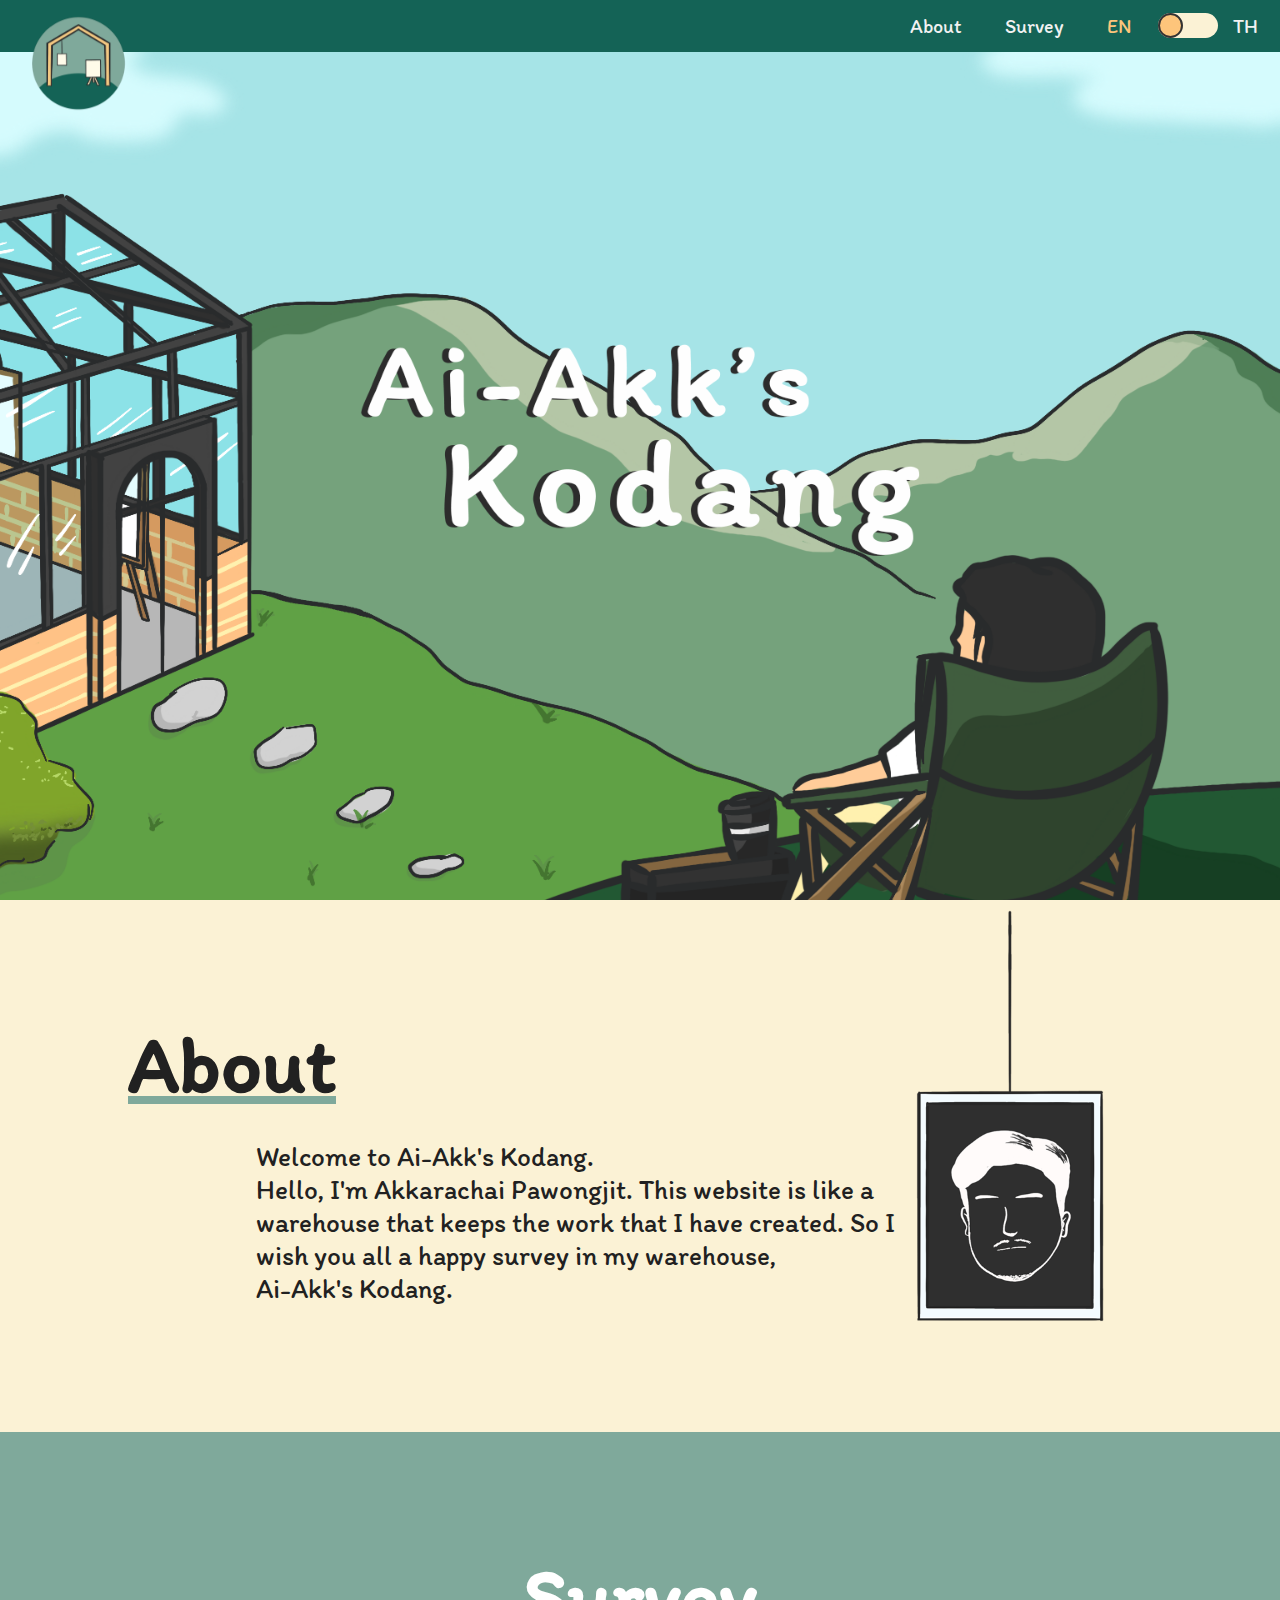
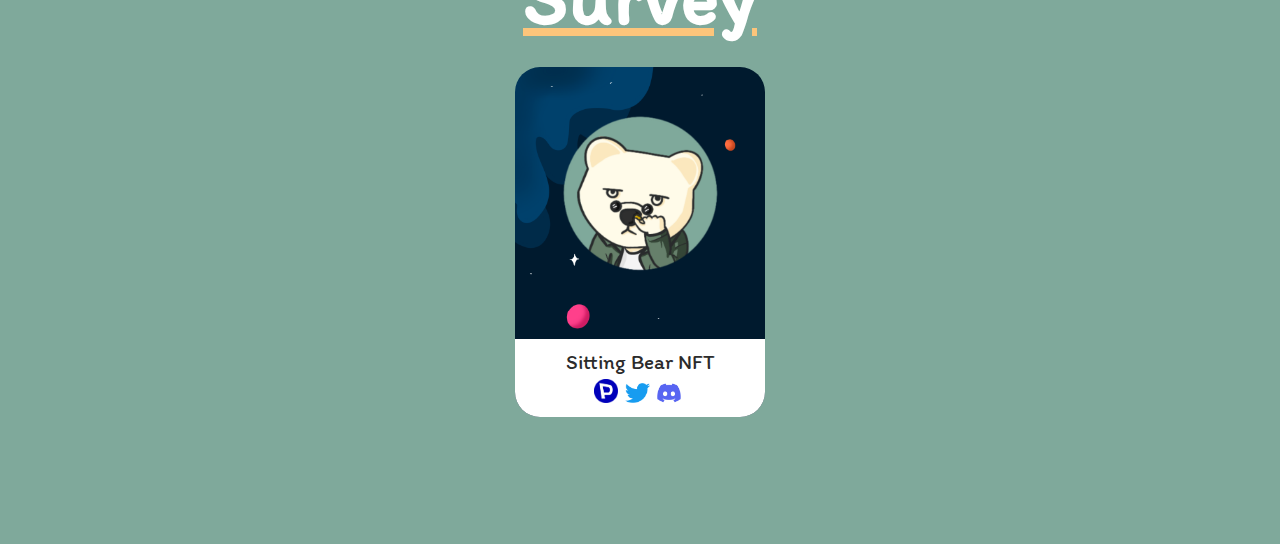
<file: NFTAKK/public/index.html>
<!DOCTYPE html>
<html>
<title>Ai-Akk's Kodang</title>
<meta name="viewport" content="width=device-width, initial-scale=1.0">
<link rel="stylesheet" href="nft.css">
<link rel="shortcut icon" href="logoAKK.png" />
<link href="https://fonts.googleapis.com/css2?family=Itim&family=Kanit&display=swap" rel="stylesheet">
<link rel="stylesheet" href="https://cdnjs.cloudflare.com/ajax/libs/font-awesome/4.7.0/css/font-awesome.min.css">

<body>
  <div id="toptopnav">
    <a href="index.html" class="active"><img src="logoAKK.png" id="logo"></a>
    <!-------------------------nav----------------------------->
    <div class="topnav" id="myTopnav">
      <a href="#home" class="active"></a>
      <span class="none list" id="curt">TH</span>
      <input type="checkbox" class="none change" id="check" onclick="checkchange()">
      <span class="none list" id="cur">EN</span>
      <a href="#sur" class="list">Survey</a>
      <a href="#about" class="list">About</a>
      <a href="#about" class="listres">About</a>
      <a href="#sur" class="listres">Survey</a>
      <a class="listreslang"><span class="res" id="cur cur2">EN</span>
        <input type="checkbox" class=" change" id="check2" onclick="checkchange2()">
        <span class="res" id="curt curt2">TH</span></a>
      <a href="javascript:void(0);" class="icon " onclick="myFunction()">
        <i class="fa fa-bars"></i>
      </a>
    </div>
  </div>

  <!-------------------------parallax----------------------------->
  <section class="para">
    <div class="reg">
    <img src="cloud.png" id="cloud">
    <img src="mountain.png" id="mountain">
    <img src="aiakk.png" id="Akk">
    <img src="left.png" id="left">
    <img src="right.png" id="right"></div>
    <div id="reg600">
      <img src="cloud600.png" id="cloud600">
      <img src="mountain600.png" id="mountain600">
      <img src="aiakk600.png" id="Akk600">
      <img src="left600.png" id="left600">
      <img src="right600.png" id="right600">
    </div>
  </section>
  <div class="what" id="about">
    <h2 id="topic">About<img src="me.png" id="me"></h2>
    <p id="conEn">Welcome to Ai-Akk's Kodang. <br>Hello, I'm Akkarachai Pawongjit. This website
      is like a warehouse that keeps the work that I have created. So I wish you all a
      happy survey in my warehouse, <br>Ai-Akk's Kodang.</p>
    <p id="conTh">ยินดีต้อนรับสู่ไอ้อัคโกดังครับ <br>สวัสดีครับ ผมชื่อ อัครชัย พะวงจิตร ครับ
      สำหรับเว็บไซต์นี้เปรียบเสมือน
      โกดังของผมที่เก็บรวบรวมผลงานต่าง ๆ ที่ผมได้สร้างสรรค์มาไว้ในโกดังแห่งนี้ครับ
      แล้วผมก็ขอให้ทุกคนมีความสุขกับการเดินสำรวจโกดัง
      ของผมนะครับ <br>ไอ้อัคโกดัง</p>
  </div>

  <div class="sur" id="sur">
    <h2 id="topic">Survey</h2>
    <div class="product">

      <br>
      <!-------------------p1----------------------->
      <div class="pbox">
        <div class="pimg">
          <a href="BEAR.html">
            <img src="test.png">
            <div class="overlay-up">
              <span class="text-up" id="de">more details</span>
            </div>
          </a>
        </div>
        <div class="pde">
          <a href="BEAR.html">
            <div class="pname">Sitting Bear NFT</div></a>
          <div class="link">
            <a href="https://paras.id/collection/sitting-bear-by-aiakk6787near"><img src="paras.png" id="link"></a>
            <a href="https://twitter.com/AiAkkKodang"><img src="Twitter.png" id="link"></a>
            <a href="https://discord.gg/CKpt6mkBf5"><img src="discord.png" id="link"></a>
          </div>

        </div>
      </div>
    </div>
  </div>

  <i class="fa fa-chevron-circle-up" id="myBtn" onclick="topFunction()" title="Go to top"></i>


  <!--------------------------------to top-------------------------->
  <script>
    function myFunction() {
      x = document.getElementById("myTopnav");
      if (x.className === "topnav") {
        x.className += " responsive";
        x.style.position = "fixed"
      } else {
        x.className = "topnav";
      }
    }
  </script>

  <!---------------------------------change--------------------------->
  <script>
    function checkchange() {
      var tog = document.getElementById('check');
      var th = document.getElementById('conTh');
      var en = document.getElementById('conEn');
      var cur = document.getElementById('cur');
      var curt = document.getElementById('curt');
      if (tog.checked == true) {
        th.style.display = "block";
        en.style.display = "none";
        curt.style.color = "#FDC57B";
        cur.style.color = "white";
      } else {
        th.style.display = "none";
        en.style.display = "block";
        cur.style.color = "#FDC57B";
        curt.style.color = "white";
      }
    }
  </script>

  <!---------------------------------change--------------------------->
  <script>
    function checkchange2() {
      var tog = document.getElementById('check2');
      var th = document.getElementById('conTh');
      var en = document.getElementById('conEn');
      if (tog.checked == true) {
        th.style.display = "block";
        en.style.display = "none";
      } else {
        th.style.display = "none";
        en.style.display = "block";
      }
    }
  </script>

  <!--------------------------------parallax-------------------------->
  <!-- <script>
    let cloud = document.getElementById('cloud');
    let text = document.getElementById('Akk');
    let lefttt = document.getElementById('left');
    let righttt = document.getElementById('right');

    window.addEventListener('scroll', function () {
      let value = window.scrollY;
      cloud.style.marginRight = value * 2 + 'px';
      lefttt.style.marginLeft = value * 0.5 + 'px';
      righttt.style.marginRight = value * 0.3 + 'px';
    })
  </script> -->

  <!--------------------------------parallax-------------------------->
  <!-- <script>
    let cloud600 = document.getElementById('cloud600');
    let text600 = document.getElementById('Akk600');
    let lefttt600 = document.getElementById('left600');
    let righttt600 = document.getElementById('right600');

    window.addEventListener('scroll', function () {
      let value = window.scrollY;
      cloud600.style.marginRight = value * 2 + 'px';
      lefttt600.style.marginRight = value * 0.5 + 'px';
      righttt600.style.marginlt = value * 0.3 + 'px';
    })
  </script> -->

  <!--------------------------------totop-------------------------->
  <script>
    //Get the button
    var mybutton = document.getElementById("myBtn");

    // When the user scrolls down 20px from the top of the document, show the button
    window.onscroll = function () { scrollFunction() };

    function scrollFunction() {
      if (document.body.scrollTop > 20 || document.documentElement.scrollTop > 20) {
        mybutton.style.display = "block";
      } else {
        mybutton.style.display = "none";
      }
    }

    // When the user clicks on the button, scroll to the top of the document
    function topFunction() {
      document.body.scrollTop = 0;
      document.documentElement.scrollTop = 0;
    }
  </script>
</body>

</html>
</file>
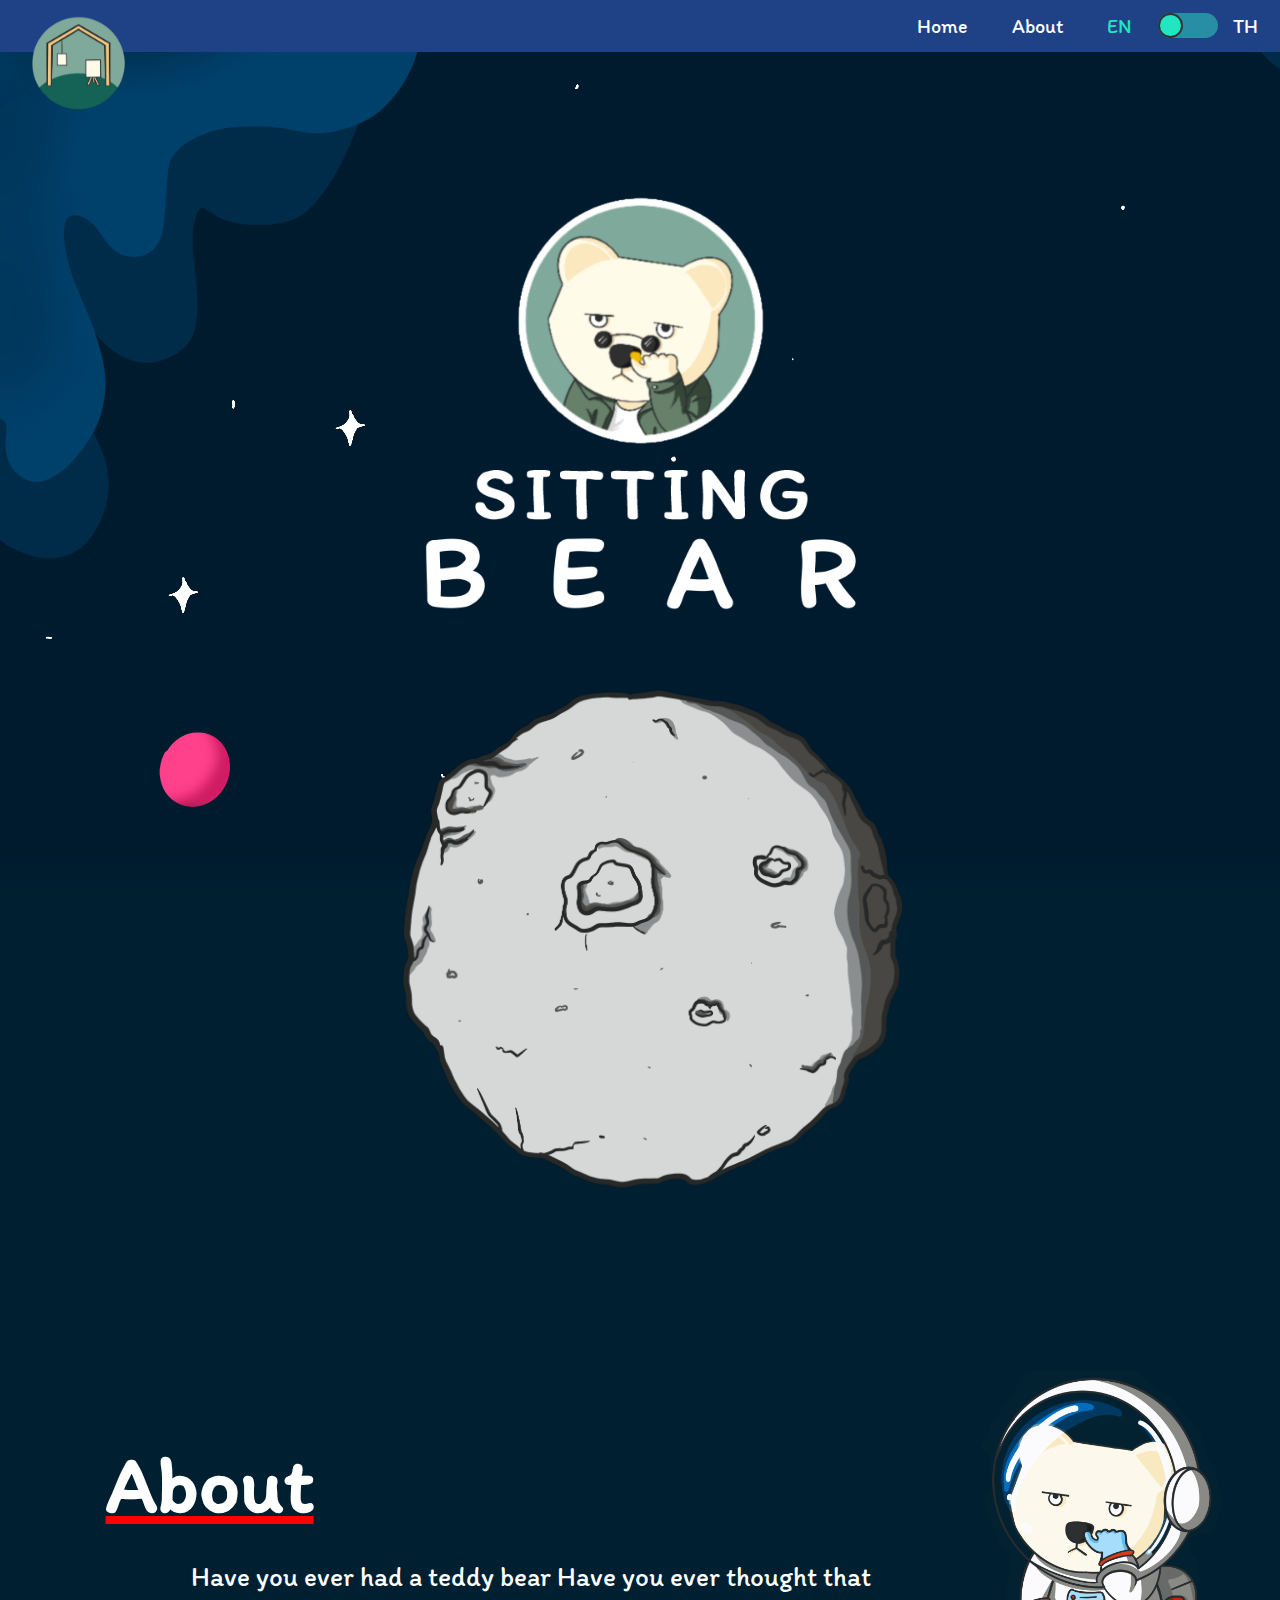
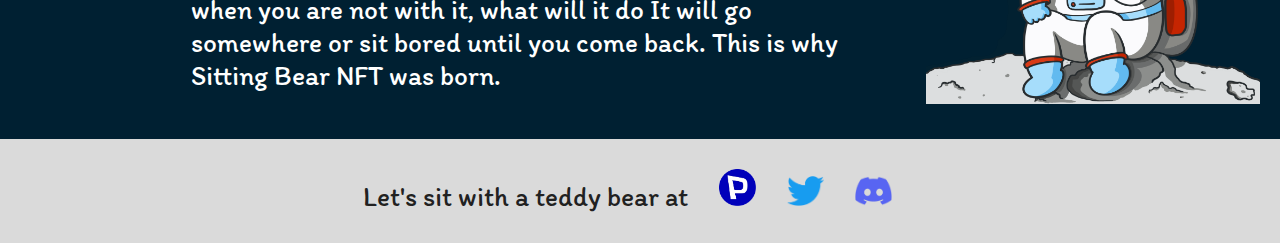
<file: NFTAKK/public/BEAR.html>
<!DOCTYPE html>
<html>
<title>Sitting Bear</title>
<meta name="viewport" content="width=device-width, initial-scale=1">
<link rel="stylesheet" href="BEAR.css">
<link rel="shortcut icon" href="test.png" />
<link href="https://fonts.googleapis.com/css2?family=Itim&family=Kanit&display=swap" rel="stylesheet">
<link rel="stylesheet" href="https://cdnjs.cloudflare.com/ajax/libs/font-awesome/4.7.0/css/font-awesome.min.css">

<body>
  <div id="toptopnav">
    <a href="index.html" class="active"><img src="logoAKK.png" id="logo"></a>
    <!-------------------------nav----------------------------->
    <div class="topnav" id="myTopnav">
      <a href="#home" class="active"></a>
      <span class="none list" id="curt">TH</span>
      <input type="checkbox" class="none change" id="check" onclick="checkchange()">
      <span class="none list" id="cur">EN</span>
      <a href="#about" class="list">About</a>
      <a href="index.html" class="list">Home</a>
      <a href="index.html" class="listres">Home</a>
      <a href="#about" class="listres">About</a>
      <a class="listreslang"><span class="res" id="cur cur2">EN</span>
        <input type="checkbox" class=" change" id="check2" onclick="checkchange2()">
        <span class="res" id="curt curt2">TH</span></a>
      <a href="javascript:void(0);" class="icon " onclick="myFunction()">
        <i class="fa fa-bars"></i>
      </a>
    </div>
  </div>

  <!-------------------------parallax----------------------------->
  <section class="para">
    <div class="reg">
      <img src="BB.png" id="BB">
    </div>
    <div id="reg600">
      <img src="BB600.png" id="BB600">
    </div>
  </section>
  <img src="aug.png" id="aug" class="rotate">
  <img src="aug600.png" id="aug600" class="rotate">

  <div class="row">
    <div class="main about" id="about">
      <h2 id="topic">About</h2>
      <p id="conEn">Have you ever had a teddy bear Have you ever thought that
        when you are not with it, what will it do It will go somewhere or sit
        bored until you come back. This is why Sitting Bear NFT was born.</p>
      <p id="conTh">คุณเคยมีตุ๊กตาหมีไหมครับ แล้วคุณเคยคิดไหมว่า เวลาที่คุณไม่ได้อยู่กับเขา
        เขาจะทำอะไร จะไปที่ไหน หรือไปนั่งเบื่อจนกว่าคุณจะกลับมา นี่แหละครับ คือเหตุผลที่ทำให้
        เกิด Sitting Bear NFT </p>
    </div>

    <div class="side connect">
      <img src="bear.gif" id="bear">
    </div>
  </div>

  <div class="footer">
    <p id="conEn">Let's sit with a teddy bear at
      <span id="conlink">
        <a href="https://paras.id/collection/sitting-bear-by-aiakk6787near"><img src="paras.png" id="linkcon"></a>
        <a href="https://twitter.com/AiAkkKodang"><img src="Twitter.png" id="linkcon"></a>
        <a href="https://discord.gg/CKpt6mkBf5"><img src="discord.png" id="linkcon"></a>
      </span>
    </p>
    <span id="reslink">
      <a href="https://paras.id/collection/sitting-bear-by-aiakk6787near"><img src="paras.png" id="linkcon"></a>
        <a href="https://twitter.com/AiAkkKodang"><img src="Twitter.png" id="linkcon"></a>
        <a href="https://discord.gg/CKpt6mkBf5"><img src="discord.png" id="linkcon"></a>
    </span>
  </div>

  <i class="fa fa-chevron-circle-up" id="myBtn" onclick="topFunction()" title="Go to top"></i>


  <!--------------------------------to top-------------------------->
  <script>
    function myFunction() {
      x = document.getElementById("myTopnav");
      if (x.className === "topnav") {
        x.className += " responsive";
        x.style.position = "fixed"
      } else {
        x.className = "topnav";
      }
    }
  </script>

  <!---------------------------------change--------------------------->
  <script>
    function checkchange() {
      var tog = document.getElementById('check');
      var th = document.getElementById('conTh');
      var en = document.getElementById('conEn');
      var cur = document.getElementById('cur');
      var curt = document.getElementById('curt');
      if (tog.checked == true) {
        th.style.display = "block";
        en.style.display = "none";
        curt.style.color = "#21E6C1";
        cur.style.color = "white";
      } else {
        th.style.display = "none";
        en.style.display = "block";
        cur.style.color = "#21E6C1";
        curt.style.color = "white";
      }
    }
  </script>

  <!---------------------------------change--------------------------->
  <script>
    function checkchange2() {
      var tog = document.getElementById('check2');
      var th = document.getElementById('conTh');
      var en = document.getElementById('conEn');
      if (tog.checked == true) {
        th.style.display = "block";
        en.style.display = "none";
      } else {
        th.style.display = "none";
        en.style.display = "block";
      }
    }
  </script>

  <!--------------------------------parallax-------------------------->
  <!-- <script>
    let BB = document.getElementById('BB');

    window.addEventListener('scroll', function () {
      let value = window.scrollY;
      BB.style.paddingRight = value * 0.8 + 'px';
    })
  </script> -->

  <!--------------------------------parallax-------------------------->
  <!-- <script>
    let BB600 = document.getElementById('BB600');

window.addEventListener('scroll', function () {
  let value = window.scrollY;
  BB600.style.paddingRight = value * 0.8 + 'px';
})
  </script> -->

  <!--------------------------------totop-------------------------->
  <script>
    //Get the button
    var mybutton = document.getElementById("myBtn");

    // When the user scrolls down 20px from the top of the document, show the button
    window.onscroll = function () { scrollFunction() };

    function scrollFunction() {
      if (document.body.scrollTop > 20 || document.documentElement.scrollTop > 20) {
        mybutton.style.display = "block";
      } else {
        mybutton.style.display = "none";
      }
    }

    // When the user clicks on the button, scroll to the top of the document
    function topFunction() {
      document.body.scrollTop = 0;
      document.documentElement.scrollTop = 0;
    }
  </script>
</body>

</html>
</file>
<file: NFTAKK/public/nft.css>
html {
  scroll-behavior: smooth;
  overflow-x: hidden;
}

body {
  margin: 0px;
  padding: 0px;
  font-family: itim;
  background-color: #146356;
}

* {
  box-sizing: border-box;
  scroll-behavior: smooth;
}

@media only screen and (max-width: 600px) {

  #about.what{
    padding-top: 20px;
    padding-bottom: 20px;
  }
  
  #sur.sur{
    padding-top: 20px;
    padding-bottom: 20px;
  }

  #topic {
    font-size: 1.75em;
  }

  #conTh {
    font-size: 1.25em;
  }

  #conEn {
    font-size: 1.25em;
  }

  #de{
    font-size: 0.8em;
  }

  section img{
    display: none;
  }

  section.para #reg600 img#mountain600{
    display: block;
    position: absolute;
    top: 0;
    left: 0;
    width: 100%;
    height: 100%;
    object-fit: cover;
    z-index: 1;
  }

  section.para #reg600 img#left600, section.para #reg600 img#right600,
  section.para #reg600 img#Akk600{
    display: block;
    position: absolute;
    top: 0;
    left: 0;
    width: 100%;
    height: 100%;
    object-fit: cover;
    z-index: 1;
  }

  #about.what h2#topic img#me {
    right: 40px;
    transform: translateY(-21%);
  }
  .pbox {
    max-width: 150px;
    max-height: 250px;
  }
  
  .pimg {
    width: 150px;
    height: 158px;
  }

  .topnav a:not(:first-child) {
    padding-right: 0;
  }

  .topnav a:not(:first-child) {
    display: none;
  }

  .topnav a.list:not(:first-child) {
    display: none;
  }

  .topnav a.listres:not(:first-child) {
    display: none;
    transition: all ease 0.3s;
  }

  .topnav .none:not(:first-child) {
    display: none;
  }

  .topnav a.icon:not(:first-child) {
    float: right;
    display: block;
  }

  .topnav.responsive {
    position: relative;
  }

  .topnav.responsive .icon {
    position: absolute;
    right: 0;
    top: 0;
  }

  .topnav.responsive a.active {
    float: none;
    display: block;
    text-align: left;
    margin-bottom: 13px;
    transition: all ease 0.8s;
  }

  .topnav.responsive a.list {
    display: none;
  }

  .topnav.responsive .list {
    display: none;
  }

  .topnav.responsive a.listres {
    float: none;
    display: block;
    text-align: center;
    background-color: #FDC57B;
  }

  .topnav.responsive a.listres:hover {
    background-color: #c29760;
    color: #000;
  }

  .topnav.responsive a.listreslang {
    float: none;
    display: block;
    text-align: center;
    background-color: #FDC57B;
  }

  .topnav.responsive .res {
    float: none;
    display: inline-block;
    text-align: center;
  }


  .topnav.responsive a.listreslang .change {
    position: relative;
    float: none;
    top: -6px
  }


}

@media only screen and (max-width: 768px) {

  #about.what{
    padding-top: 20px;
    padding-bottom: 20px;
  }
  
  #sur.sur{
    padding-top: 20px;
    padding-bottom: 20px;
  }
  
#about.what h2#topic img#me {
  right: 40px;
  transform: translateY(-21%);
}

.what{
  padding-bottom: 20px;
}

section{
  padding: 20px;
}

  #topic {
    font-size: 1.75em;
  }

  #conTh {
    font-size: 1.25em;
  }

  #conEn {
    font-size: 1.25em;
  }

  #de{
    font-size: 0.8em;
  }

  .topnav a:not(:first-child) {
    padding-right: 0;
  }

  .topnav a:not(:first-child) {
    display: none;
  }

  .topnav a.list:not(:first-child) {
    display: none;
    transition: all ease 0.3s;
  }

  .topnav .none:not(:first-child) {
    display: none;
  }

  .topnav a.icon:not(:first-child) {
    float: right;
    display: block;
  }

  .topnav.responsive {
    position: relative;
  }

  .topnav.responsive .icon {
    position: absolute;
    right: 0;
    top: 0;
  }

  .topnav.responsive a.active {
    float: none;
    display: block;
    text-align: left;
    margin-bottom: 13px;
    transition: all ease 0.8s;
  }

  .topnav.responsive a.list {
    display: none;
  }

  .topnav.responsive a.listres {
    float: none;
    display: block;
    text-align: center;
    background-color: #FDC57B;
  }

  .topnav.responsive a.listres:hover {
    background-color: #c29760;
    color: #000;
    transition: all ease 0.3s;
  }

  .topnav.responsive .res {
    float: none;
    display: inline-block;
    text-align: center;
    background-color: #FDC57B;
  }

  .topnav.responsive .but {
    float: none;
    display: inline-block;
    text-align: center;
    background-color: #FDC57B;
  }

  .topnav.responsive a.listreslang {
    float: none;
    display: block;
    text-align: center;
    background-color: #FDC57B;
  }

  .topnav.responsive .res {
    float: none;
    display: inline-block;
    text-align: center;
  }


  .topnav.responsive a.listreslang .change {
    position: relative;
    float: none;
    top: -6px
  }

  .topnav.responsive #cur {
    color: #000;
  }
}
#logo {
  position: fixed;
  margin: 0.8em 1.25em 1em 1.75em;
  width: 100px;
  z-index: 15;
}

.topnav {
  overflow: hidden;
  position: fixed;
  width: 100%;
  background-color: #146356;
  z-index: 10;
}

.topnav a.active {
  float: left;
  display: block;
  text-align: center;
  cursor: auto;
  padding: 24px 20px;
}

.topnav a.icon {
  float: left;
  color: #f2f2f2;
  text-align: center;
  padding: 14px 16px;
  font-size: 1.75em;
}

.topnav a.icon:hover {
  background-color: #FDC57B;
  transition: all ease 0.3s;
}

.topnav a.list {
  float: right;
  display: block;
  color: #f2f2f2;
  text-align: center;
  padding: 14px 22px;
  text-decoration: none;
  font-size: 1.25em;
}

.topnav a.listres {
  display: none;
  float: right;
  color: #f2f2f2;
  text-align: center;
  padding: 14px 16px;
  text-decoration: none;
  font-size: 1.25em;
}

.topnav a.listreslang {
  display: none;
  float: right;
  color: #f2f2f2;
  text-align: center;
  padding: 14px 16px;
  text-decoration: none;
  font-size: 1.25em;
}

.topnav .list {
  float: right;
  display: block;
  color: #f2f2f2;
  text-align: center;
  padding: 14px 22px;
  text-decoration: none;
  font-size: 1.25em;
}

.topnav .listres {
  display: none;
  float: right;
  color: #f2f2f2;
  text-align: center;
  padding: 14px 16px;
  text-decoration: none;
  font-size: 1.25em;
}

.topnav .res {
  display: none;
  float: right;
  color: #f2f2f2;
  text-align: center;
  padding: 14px 16px;
  text-decoration: none;
  font-size: 1em;
}

.topnav .but {
  display: none;
  float: right;
}

.change {
  position: relative;
  width: 50px;
  top: 10px;
  float: right;
  padding-bottom: 0;
  /* overflow-y: hidden;
  overflow-x: hidden; */
  padding-left: 5px;
  padding-right: 5px;
}

.change:hover {
  cursor: pointer;
}

#cur {
  color: #FDC57B;
}

#cur:hover {
  cursor: default;
}

#curt:hover {
  cursor: default;
}

.change::before {
  content: "";
  position: absolute;
  width: 60px;
  height: 25px;
  background: #FBF2D5;
  border-radius: 25px;
  /* overflow-y: hidden;
  overflow-x: hidden; */
}

.change:checked::before {
  background: #FBF2D5;
  /* overflow-y: hidden; */
}

.change::after {
  content: "";
  position: absolute;
  width: 25px;
  height: 25px;
  background: #FDC57B;
  border-radius: 25px;
  transition: 0.4s;
  border: 2px solid #333;
  box-sizing: border-box;
  /* overflow-y: hidden; */
}

.change:checked::after {
  border: 2px solid #333;
  left: 35px;
  /* overflow-y: hidden; */
}



.topnav a.list:hover,
.topnav a.listres:hover {
  color: #FDC57B;
  transition: all ease 0.3s;
}

.topnav .icon {
  display: none;
}

/************************ para *****************************/

section {
  background-color: #a6e4e7;
  position: relative;
  width: 100%;
  height: 100vh;
  padding: 100px;
  display: flex;
  justify-content: center;
  align-items: center;
}

section::before {
  content: "";
  position: absolute;
  bottom: 0;
  width: 100%;
  height: 100px;
  /*background: linear-gradient(to top, #FBF2D5, transparent);/*#01436c*/
  z-index: 2;
}

section img {
  position: absolute;
  top: 0;
  left: 0;
  width: 100%;
  height: 100%;
  object-fit: cover;
  z-index: 1;
}

section #reg600 img {
  display: none;
}

#text {
  position: absolute;
  align-items: center;
  color: white;
  text-shadow: 2px 2px 60px black;
  white-space: nowrap;
  font-size: 5em;
  padding-left: 2%;
  padding-bottom: 10%;
  z-index: 5;
}

#text2 {
  position: absolute;
  color: white;
  text-shadow: 2px 2px 60px black;
  white-space: nowrap;
  font-size: 6em;
  padding-left: 10%;
  z-index: 5;
}

#myBtn {
  display: none;
  position: fixed;
  bottom: 20px;
  right: 30px;
  z-index: 99;
  font-size: 30px;
  border: none;
  outline: none;
  background-color: #D06224;
  color: white;
  cursor: pointer;
  padding: 15px;
  border-radius: 4px;
}

#myBtn:hover {
  background-color: #AE431E;
}

#conTh {
  display: none;
}

.what {
  width: 100%;
  padding-top: 50px;
  padding-bottom: 100px;
  position: relative;
  background-color: #FBF2D5;
  z-index: 3;
}

.what::before {
  content: "";
  position: absolute;
  bottom: 0;
  width: 100%;
  height: 100px;
  /*background: linear-gradient(to top, #FBF2D5, transparent);/*#01436c*/
  z-index: 2;
}

.what h2 {
  font-size: 5em;
  padding-left: 10%;
  margin-bottom: 10px;
  color: rgb(33, 33, 33);
  text-decoration: underline;
  text-decoration-color: #7FA99B;
}

.what p {
  padding-left: 20%;
  padding-right: 30%;
  font-size: 1.7em;
  color: rgb(33, 33, 33);
}

.what img#me {
  position: absolute;
  top: 0;
  right: 80px;
  width: 100%;
  float: right;
  padding-top: 0;
  transform: translateY(-25%);
  object-fit: cover;
  z-index: 3;
}

.sur {
  width: 100%;
  padding-top: 50px;
  padding-bottom: 50px;
  position: relative;
  background-color: #7FA99B;
  z-index: 3;
}

.sur h2 {
  font-size: 5em;
  text-align: center;
  margin-bottom: 10px;
  color: white;
  text-decoration: underline;
  text-decoration-color: #FDC57B;
}

.product {
  width: 100%;
  display: flex;
  justify-content: center;
  align-items: center;
  flex-wrap: wrap;
  padding-bottom: 5%;

}

.pbox {
  display: flex;
  flex-direction: column;
  align-items: center;
  margin: 1%;
  margin-bottom: 1%;
  border-radius: 25px;
  max-width: 250px;
  max-height: 350px;
  background-image: url("back bear.png");
  background-size: cover;
}

.pimg {
  width: 250px;
  height: 258px;
  margin-top: 20px;
  cursor: pointer;
  position: relative;
}

.pimg:hover .overlay-fade,
.pde:hover .overlay-fade {
  opacity: 1;
}

.pimg img {
  width: 85%;
  height: 85%;
  padding-left: 15%;
  object-fit: contain;
  object-position: center;
}

.pde {
  display: flex;
  flex-direction: column;
  align-items: center;
  width: 100%;
  max-width: 550px;
  padding: 10px 10px;
  border-radius: 0px 0px 25px 25px;
  background-color: white;

}

.pname {
  color: rgb(43, 43, 43);
  font-size: 1.3em;
  text-decoration: none;
  overflow-y: hidden;
}

.pde a {
  text-decoration: none;
  text-align: center;
  overflow-y: hidden;
}

.overlay-up {
  position: absolute;
  bottom: 0;
  background: #dadada;
  /* Black see-through */
  color: #f1f1f1;
  width: 100%;
  transition: .5s ease;
  opacity: 0;
  color: white;
  font-size: 20px;
  padding: 30px;
  text-align: center;
}

.text-up {
  color: black;
  background-color: white;
  width: 40%;
  padding: 8px 5px;
  border-radius: 50px 50px;
  font-size: 0.82em;
  position: absolute;
  top: 50%;
  left: 50%;
  -webkit-transform: translate(-50%, -50%);
  -ms-transform: translate(-50%, -50%);
  transform: translate(-50%, -50%);
  text-align: center;
}

.text-up #conTh {
  display: none;
}

.pimg:hover .overlay-up {
  opacity: 1;
}

.pbox:hover {
  box-shadow: 2px 2px 25px rgb(65, 65, 65);
  transition: all ease 0.8s;
}

.cart {
  position: relative;
  left: 0px;
  width: 200px;
  height: 50px;
  border-radius: 50px 50px;
  display: flex;
  opacity: 0;
  justify-content: center;
  align-items: center;
  background-color: #1D3D14;
  box-shadow: 2px 2px 25px rgb(43, 43, 43);
  font-size: 16px;
  color: #ffffff;
  margin-top: 6%;
  margin-bottom: 6%;
  animation: fade 0.3s;
}


.pbox:hover .cart {
  opacity: 1;
  transition: all ease 0.5s;
}

.link {
  justify-content: center;
  align-items: center;
  margin-left: 30%;
  padding-top: 5px;
  overflow-y: hidden;
}

#link {
  width: 15%;
  margin-left: 0%;
  margin-right: 2%;
}
</file>
<file: NFTAKK/public/BEAR.css>
html {
  scroll-behavior: smooth;
  /* overflow-x: hidden; */
}

body {
  margin: 0px;
  padding: 0px;
  font-family: itim;
  background-color: #002032;
}

* {
  box-sizing: border-box;
  scroll-behavior: smooth;
}

.sec {
  position: relative;
  padding: 100px;
  background-image: url("back bear.png");
  background-size: 100%;
  z-index: 5;
}

@media only screen and (max-width: 600px) {

  #about.what {
    padding-top: 20px;
    padding-bottom: 20px;
  }

  #sur.sur {
    padding-top: 20px;
    padding-bottom: 20px;
  }

  #topic {
    font-size: 1.75em;
  }

  #conTh {
    font-size: 1.25em;
  }

  #conEn {
    font-size: 1.25em;
  }

  #de {
    font-size: 0.8em;
  }

  section .reg img {
    display: none;
  }

  section.para #reg600 img {
    display: block;
    position: absolute;
    top: 0;
    left: 0;
    width: 100%;
    height: 100%;
    object-fit: cover;
    z-index: 1;
  }

  #aug {
    width: 120%;
    left: -10%;
  }

  body div.row {
    padding-top: 20px;
  }


  .side.connect img#bear {
    width: 70%;
    align-items: center;
    /* padding-top: 100px; */
    right: 60px;
  }


  span#conlink a img#linkcon {
    display: none;
    width: 6%;
  }

  div.footer span#reslink a img#linkcon {
    display: inline-block;
    width: 6%;
    justify-content: center;
    align-items: center;
  }

  section.para {
    background-image: url('backb600.png');
    background-size: auto;
    width: 100%;
  }

  .topnav a:not(:first-child) {
    padding-right: 0;
  }

  .topnav a:not(:first-child) {
    display: none;
  }

  .topnav a.list:not(:first-child) {
    display: none;
  }

  .topnav a.listres:not(:first-child) {
    display: none;
    transition: all ease 0.3s;
  }

  .topnav .none:not(:first-child) {
    display: none;
  }

  .topnav a.icon:not(:first-child) {
    float: right;
    display: block;
  }

  .topnav.responsive {
    position: relative;
  }

  .topnav.responsive .icon {
    position: absolute;
    right: 0;
    top: 0;
  }

  .topnav.responsive a.active {
    float: none;
    display: block;
    text-align: left;
    margin-bottom: 13px;
    transition: all ease 0.8s;
  }

  .topnav.responsive a.list {
    display: none;
  }

  .topnav.responsive .list {
    display: none;
  }

  .topnav.responsive a.listres {
    float: none;
    display: block;
    text-align: center;
    background-color: #21E6C1;
  }

  #myTopnav.topnav.responsive a.listres:hover {
    background-color: #D7FBF6;
    color: #000;
  }

  .topnav.responsive a.listreslang {
    float: none;
    display: block;
    text-align: center;
    background-color: #21E6C1;
  }

  .topnav.responsive .res {
    float: none;
    display: inline-block;
    text-align: center;
  }


  .topnav.responsive a.listreslang .change {
    position: relative;
    float: none;
    top: -6px
  }


}

@media only screen and (max-width: 768px) {

  .row {
    flex-direction: column;
  }

  #about.what {
    padding-top: 20px;
    padding-bottom: 20px;
  }

  #sur.sur {
    padding-top: 20px;
    padding-bottom: 20px;
  }

  #about.what h2#topic img#me {
    right: 40px;
    transform: translateY(-21%);
  }

  .what {
    padding-bottom: 20px;
  }

  section {
    padding: 20px;
  }

  #topic {
    font-size: 1.75em;
  }

  #conTh {
    font-size: 1.25em;
  }

  #conEn {
    font-size: 1.25em;
  }

  #de {
    font-size: 0.8em;
  }

  #aug {
    width: 60%;
    left: 20%;
  }

  div.row {
    padding-top: 80px;
  }

  
  div#reslink a img#linkcon {
    display: none;
  }

  .side.connect img#bear {
    width: 70%;
    align-items: center;
    /* padding-top: 50px; */
    right: 90px;
  }

  img#linkcon {
    width: 6%;
  }

  .topnav a:not(:first-child) {
    padding-right: 0;
  }

  .topnav a:not(:first-child) {
    display: none;
  }

  .topnav a.list:not(:first-child) {
    display: none;
    transition: all ease 0.3s;
  }

  .topnav .none:not(:first-child) {
    display: none;
  }

  .topnav a.icon:not(:first-child) {
    float: right;
    display: block;
  }

  .topnav.responsive {
    position: relative;
  }

  .topnav.responsive .icon {
    position: absolute;
    right: 0;
    top: 0;
  }

  .topnav.responsive a.active {
    float: none;
    display: block;
    text-align: left;
    margin-bottom: 13px;
    transition: all ease 0.8s;
  }

  .topnav.responsive a.list {
    display: none;
  }

  .topnav.responsive a.listres {
    float: none;
    display: block;
    text-align: center;
    background-color: #21E6C1;
  }

  #myTopnav.topnav.responsive a.listres:hover {
    background-color: #D7FBF6;
    color: #000;
    transition: all ease 0.3s;
  }
  /* .topnav.responsive a.listres:hover {
    background-color: #c29760;
    color: #000;
    
  } */

  .topnav.responsive .res {
    float: none;
    display: inline-block;
    text-align: center;
    background-color: #21E6C1;
  }

  .topnav.responsive .but {
    float: none;
    display: inline-block;
    text-align: center;
    background-color: #21E6C1;
  }

  .topnav.responsive a.listreslang {
    float: none;
    display: block;
    text-align: center;
    background-color: #21E6C1;
  }

  .topnav.responsive .res {
    float: none;
    display: inline-block;
    text-align: center;
  }


  .topnav.responsive a.listreslang .change {
    position: relative;
    float: none;
    top: -6px
  }

  .topnav.responsive #cur {
    color: #000;
  }
}
#logo {
  position: fixed;
  margin: 0.8em 1.25em 1em 1.75em;
  width: 100px;
  z-index: 15;
}

.topnav {
  overflow: hidden;
  position: fixed;
  width: 100%;
  background-color: #1F4287;
  z-index: 10;
}

.topnav a.active {
  float: left;
  display: block;
  text-align: center;
  cursor: auto;
  padding: 24px 20px;
}

.topnav a.icon {
  float: left;
  color: white;
  text-align: center;
  padding: 14px 16px;
  font-size: 1.75em;
}

.topnav a.icon:hover {
  background-color: #21E6C1;
  transition: all ease 0.3s;
}

.topnav a.list {
  float: right;
  display: block;
  color: white;
  text-align: center;
  padding: 14px 22px;
  text-decoration: none;
  font-size: 1.25em;
}

.topnav a.listres {
  display: none;
  float: right;
  color: white;
  text-align: center;
  padding: 14px 16px;
  text-decoration: none;
  font-size: 1.25em;
}

.topnav a.listreslang {
  display: none;
  float: right;
  color: white;
  text-align: center;
  padding: 14px 16px;
  text-decoration: none;
  font-size: 1.25em;
}

.topnav .list {
  float: right;
  display: block;
  color: white;
  text-align: center;
  padding: 14px 22px;
  text-decoration: none;
  font-size: 1.25em;
}

.topnav .listres {
  display: none;
  float: right;
  color: white;
  text-align: center;
  /* padding: 14px 16px; */
  text-decoration: none;
  font-size: 1.25em;
}

.topnav .res {
  display: none;
  float: right;
  color: white;
  text-align: center;
  padding: 14px 16px;
  text-decoration: none;
  font-size: 1em;
}

.topnav .but {
  display: none;
  float: right;
}

.change {
  position: relative;
  width: 50px;
  top: 10px;
  float: right;
  padding-bottom: 0;
  /* overflow-y: hidden;
  overflow-x: hidden; */
  padding-left: 5px;
  padding-right: 5px;
}

.change:hover {
  cursor: pointer;
}

#cur {
  color: #21E6C1;
}

#cur:hover {
  cursor: default;
}

#curt:hover {
  cursor: default;
}

.change::before {
  content: "";
  position: absolute;
  width: 60px;
  height: 25px;
  background: #278EA5;
  border-radius: 25px;
}

.change:checked::before {
  background: #278EA5;
}

.change::after {
  content: "";
  position: absolute;
  width: 25px;
  height: 25px;
  background: #21E6C1;
  border-radius: 25px;
  transition: 0.4s;
  border: 2px solid #333;
  box-sizing: border-box;
}

.change:checked::after {
  border: 2px solid #333;
  left: 35px;
}



.topnav a.list:hover,
.topnav a.listres:hover {
  color: #21E6C1;
  transition: all ease 0.3s;
}

.topnav .icon {
  display: none;
}

/************************ para *****************************/

section {
  background-image: url('backb.png');
  background-size: auto;
  position: relative;
  width: 100%;
  height: 100vh;
  display: flex;
  justify-content: center;
  align-items: center;
}

section::before {
  content: "";
  position: absolute;
  bottom: 0;
  width: 100%;
  height: 100px;
  background: linear-gradient(to top, #002032, #001a2e, transparent);
  z-index: 2;
}

section img {
  position: absolute;
  top: 0;
  left: 0;
  width: 100%;
  height: 100%;
  object-fit: cover;
  z-index: 1;
}

section #reg600 img {
  display: none;
}

#aug600 {
  display: none;
}

#myBtn {
  display: none;
  position: fixed;
  bottom: 20px;
  right: 30px;
  z-index: 99;
  font-size: 30px;
  border: none;
  outline: none;
  background-color: #FF0000;
  color: white;
  cursor: pointer;
  padding: 15px;
  border-radius: 4px;
}

#myBtn:hover {
  background-color: #BC2525;
}

#conTh {
  display: none;
}

.rotate {
  position: absolute;
  top: 75%;
  left: 31%;
  width: 40%;
  -webkit-animation: spin 30s linear infinite;
  -moz-animation: spin 30s linear infinite;
  animation: spin 30s linear infinite;
  z-index: 5;
}

/*keyframes*/
@-webkit-keyframes spin {
  100% {
    -webkit-transform: rotate(360deg);
  }
}

@-moz-keyframes spin {
  100% {
    -webkit-transform: rotate(360deg);
  }
}

@keyframes spin {
  100% {
    -webkit-transform: rotate(360deg);
  }
}

.about {
  width: 100%;
  padding-top: 400px;
  padding-bottom: 100px;
  position: relative;
  background-color: #002032;
  z-index: 3;
}

.about h2 {
  font-size: 5em;
  padding-left: 10%;
  margin-bottom: 10px;
  color: white;
  text-decoration: underline;
  text-decoration-color: #FF0000;
}

.about p {
  padding-left: 20%;
  /* padding-right: 30%; */
  font-size: 1.7em;
  color: white;
}

.side img#bear {
  position: relative;
  /* right: 80px; */
  width: 100%;
  float: right;
  /* padding-top: 10%; */
  padding-left: 10px;
  /* transform: translateY(-21%); */
  /* object-fit: cover; */
  z-index: 1;
}

.row {
  display: flex;
  flex-wrap: wrap;
  padding-top: 450px;
}

.side {
  flex: 30%;
  padding: 20px;
}

/* Main column */
.main {
  flex: 70%;
  padding: 20px;
}

.footer {
  padding: 3px 20px 3px 20px;
  text-align: center;
  background: #dadada;
}

.footer p {
  /* padding-right: 30%; */
  font-size: 1.7em;
  color: rgb(33, 33, 33);
}

#conlink {
  padding-left: 2%;
}

#linkcon {
  width: 3%;
  margin-right: 2%;
}

span#reslink a img#linkcon{
  display: none;
}
</file>
